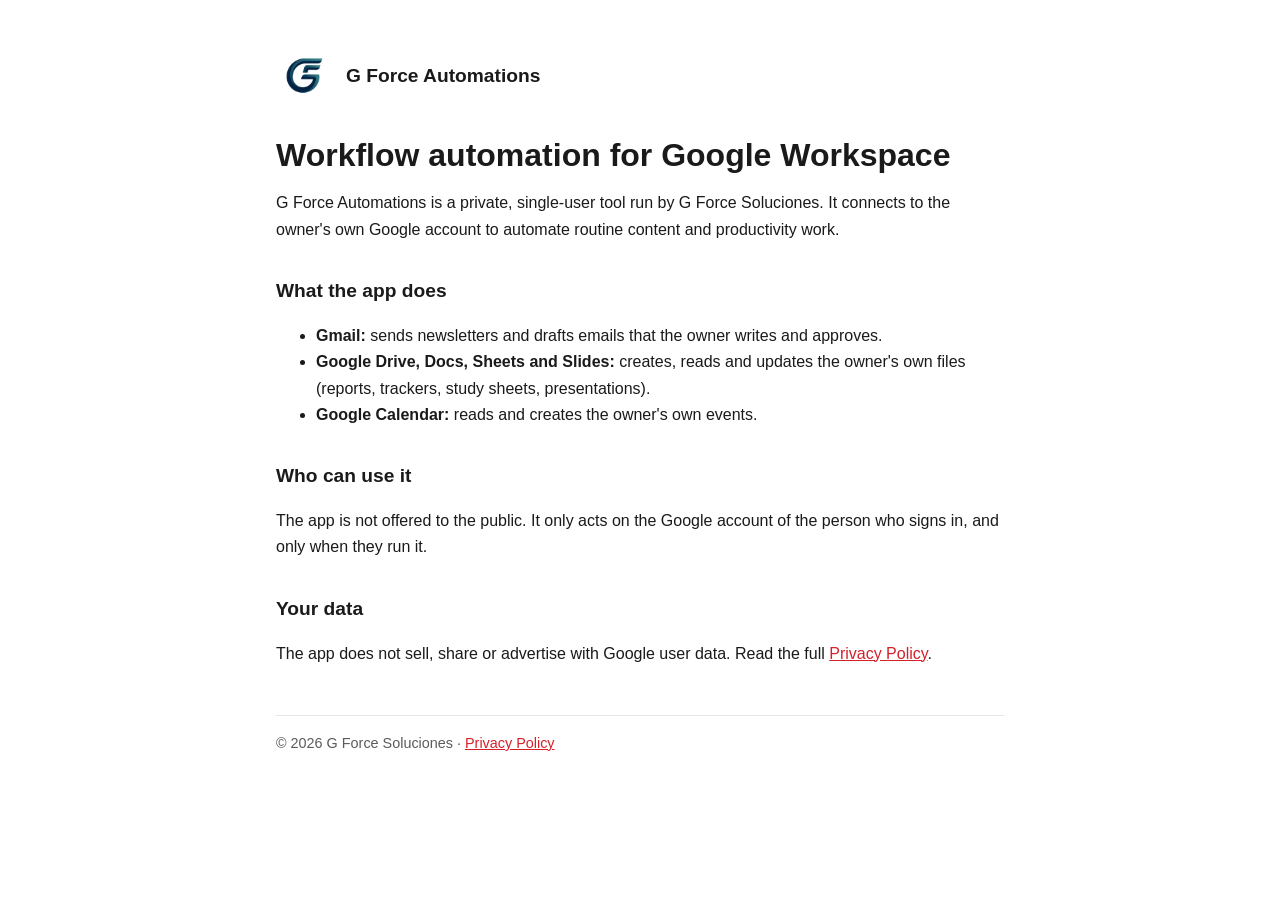
<file: index.html>
<!doctype html>
<html lang="en">
<head>
<meta charset="utf-8">
<meta name="viewport" content="width=device-width, initial-scale=1">
<title>G Force Automations</title>
<meta name="description" content="G Force Automations: private workflow automation for Google Workspace.">
<link rel="stylesheet" href="style.css">
</head>
<body>
<main>
  <header><img src="logo.png" alt="G Force logo"><a href="./">G Force Automations</a></header>

  <h1>Workflow automation for Google Workspace</h1>
  <p>G Force Automations is a private, single-user tool run by G Force Soluciones. It connects to the owner's own Google account to automate routine content and productivity work.</p>

  <h2>What the app does</h2>
  <ul>
    <li><strong>Gmail:</strong> sends newsletters and drafts emails that the owner writes and approves.</li>
    <li><strong>Google Drive, Docs, Sheets and Slides:</strong> creates, reads and updates the owner's own files (reports, trackers, study sheets, presentations).</li>
    <li><strong>Google Calendar:</strong> reads and creates the owner's own events.</li>
  </ul>

  <h2>Who can use it</h2>
  <p>The app is not offered to the public. It only acts on the Google account of the person who signs in, and only when they run it.</p>

  <h2>Your data</h2>
  <p>The app does not sell, share or advertise with Google user data. Read the full <a href="privacy.html">Privacy Policy</a>.</p>

  <footer>&copy; 2026 G Force Soluciones &middot; <a href="privacy.html">Privacy Policy</a></footer>
</main>
</body>
</html>
</file>
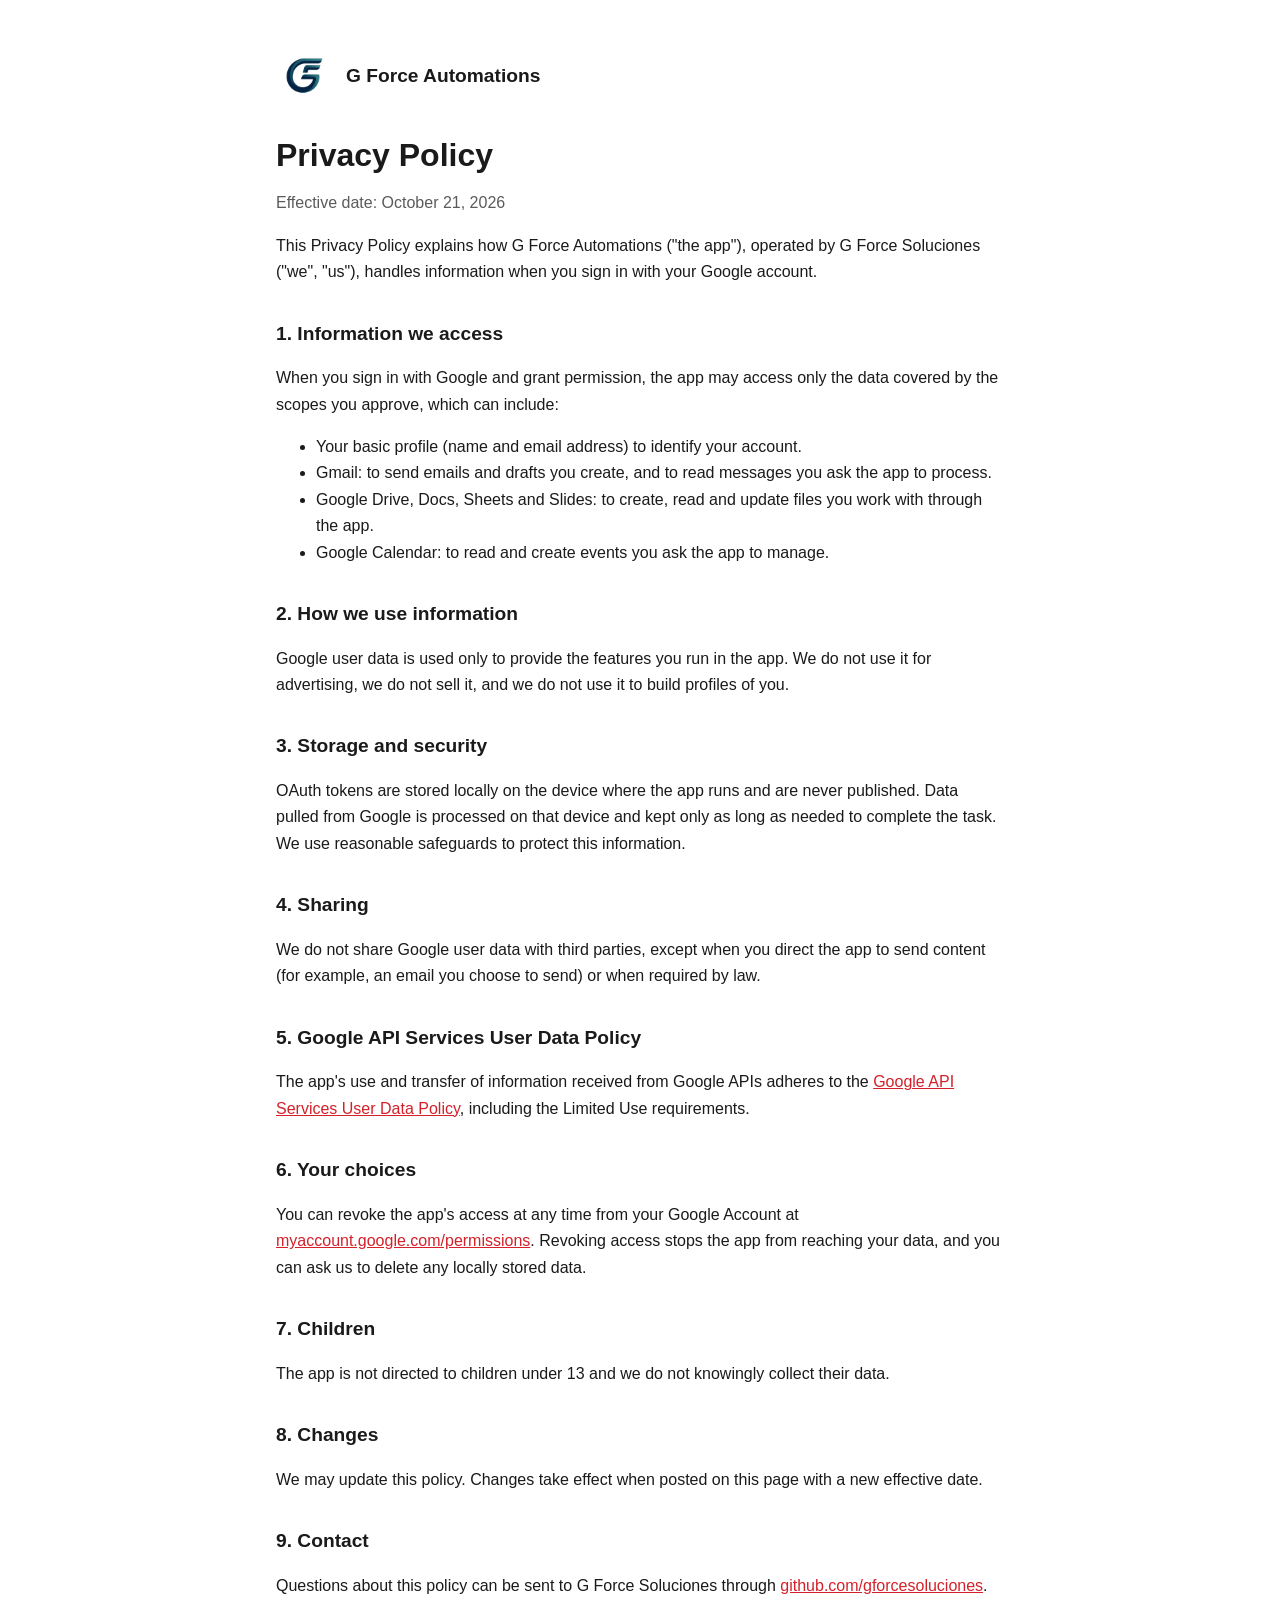
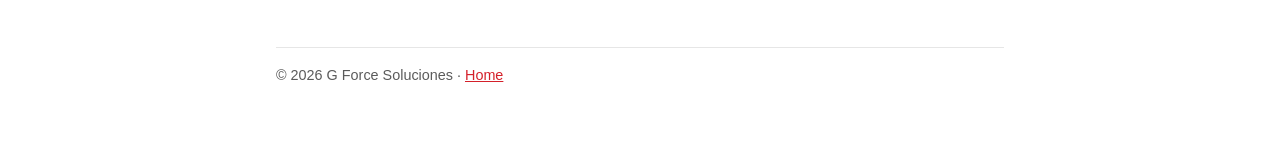
<file: privacy.html>
<!doctype html>
<html lang="en">
<head>
<meta charset="utf-8">
<meta name="viewport" content="width=device-width, initial-scale=1">
<title>Privacy Policy</title>
<meta name="description" content="Privacy Policy for G Force Automations.">
<link rel="stylesheet" href="style.css">
</head>
<body>
<main>
  <header><img src="logo.png" alt="G Force logo"><a href="./">G Force Automations</a></header>

  <h1>Privacy Policy</h1>
  <p class="muted">Effective date: October 21, 2026</p>

  <p>This Privacy Policy explains how G Force Automations ("the app"), operated by G Force Soluciones ("we", "us"), handles information when you sign in with your Google account.</p>

  <h2>1. Information we access</h2>
  <p>When you sign in with Google and grant permission, the app may access only the data covered by the scopes you approve, which can include:</p>
  <ul>
    <li>Your basic profile (name and email address) to identify your account.</li>
    <li>Gmail: to send emails and drafts you create, and to read messages you ask the app to process.</li>
    <li>Google Drive, Docs, Sheets and Slides: to create, read and update files you work with through the app.</li>
    <li>Google Calendar: to read and create events you ask the app to manage.</li>
  </ul>

  <h2>2. How we use information</h2>
  <p>Google user data is used only to provide the features you run in the app. We do not use it for advertising, we do not sell it, and we do not use it to build profiles of you.</p>

  <h2>3. Storage and security</h2>
  <p>OAuth tokens are stored locally on the device where the app runs and are never published. Data pulled from Google is processed on that device and kept only as long as needed to complete the task. We use reasonable safeguards to protect this information.</p>

  <h2>4. Sharing</h2>
  <p>We do not share Google user data with third parties, except when you direct the app to send content (for example, an email you choose to send) or when required by law.</p>

  <h2>5. Google API Services User Data Policy</h2>
  <p>The app's use and transfer of information received from Google APIs adheres to the <a href="https://developers.google.com/terms/api-services-user-data-policy">Google API Services User Data Policy</a>, including the Limited Use requirements.</p>

  <h2>6. Your choices</h2>
  <p>You can revoke the app's access at any time from your Google Account at <a href="https://myaccount.google.com/permissions">myaccount.google.com/permissions</a>. Revoking access stops the app from reaching your data, and you can ask us to delete any locally stored data.</p>

  <h2>7. Children</h2>
  <p>The app is not directed to children under 13 and we do not knowingly collect their data.</p>

  <h2>8. Changes</h2>
  <p>We may update this policy. Changes take effect when posted on this page with a new effective date.</p>

  <h2>9. Contact</h2>
  <p>Questions about this policy can be sent to G Force Soluciones through <a href="https://github.com/gforcesoluciones">github.com/gforcesoluciones</a>.</p>

  <footer>&copy; 2026 G Force Soluciones &middot; <a href="./">Home</a></footer>
</main>
</body>
</html>
</file>
<file: style.css>
:root { --bg: #ffffff; --fg: #1a1a1a; --muted: #5b5b5b; --accent: #d4202a; --line: #e6e6e6; }
@media (prefers-color-scheme: dark) { :root { --bg: #121212; --fg: #f1f1f1; --muted: #a8a8a8; --line: #2a2a2a; } }
* { box-sizing: border-box; }
body { margin: 0; background: var(--bg); color: var(--fg); font: 16px/1.65 -apple-system, BlinkMacSystemFont, "Segoe UI", Roboto, sans-serif; }
main { max-width: 760px; margin: 0 auto; padding: 48px 16px 64px; }
header { display: flex; align-items: center; gap: 14px; margin-bottom: 32px; }
header img { width: 56px; height: 56px; object-fit: contain; }
header a { color: inherit; text-decoration: none; font-weight: 700; font-size: 1.2rem; }
h1 { font-size: 2rem; line-height: 1.2; margin: 0 0 12px; }
h2 { font-size: 1.2rem; margin: 32px 0 8px; }
p, li { color: var(--fg); }
.muted { color: var(--muted); }
a { color: var(--accent); }
footer { margin-top: 48px; padding-top: 16px; border-top: 1px solid var(--line); font-size: .9rem; color: var(--muted); }
</file>
